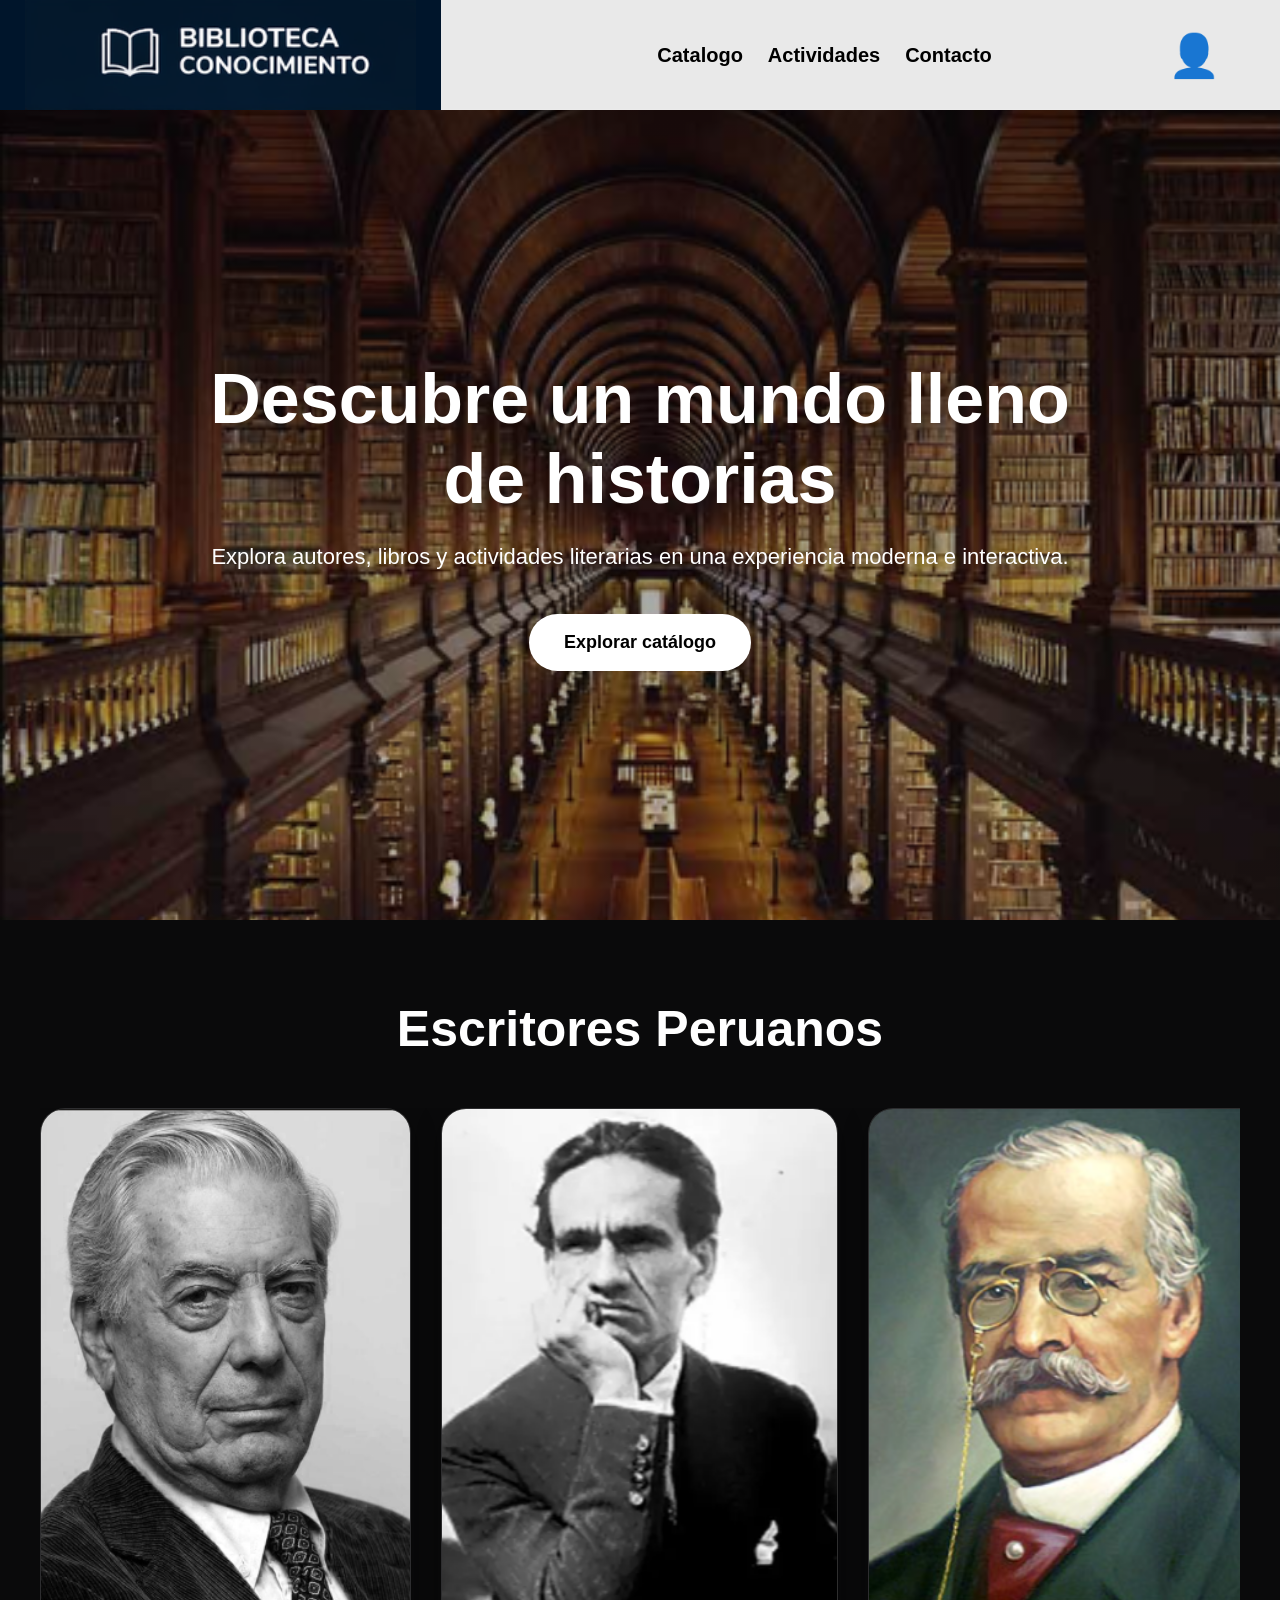
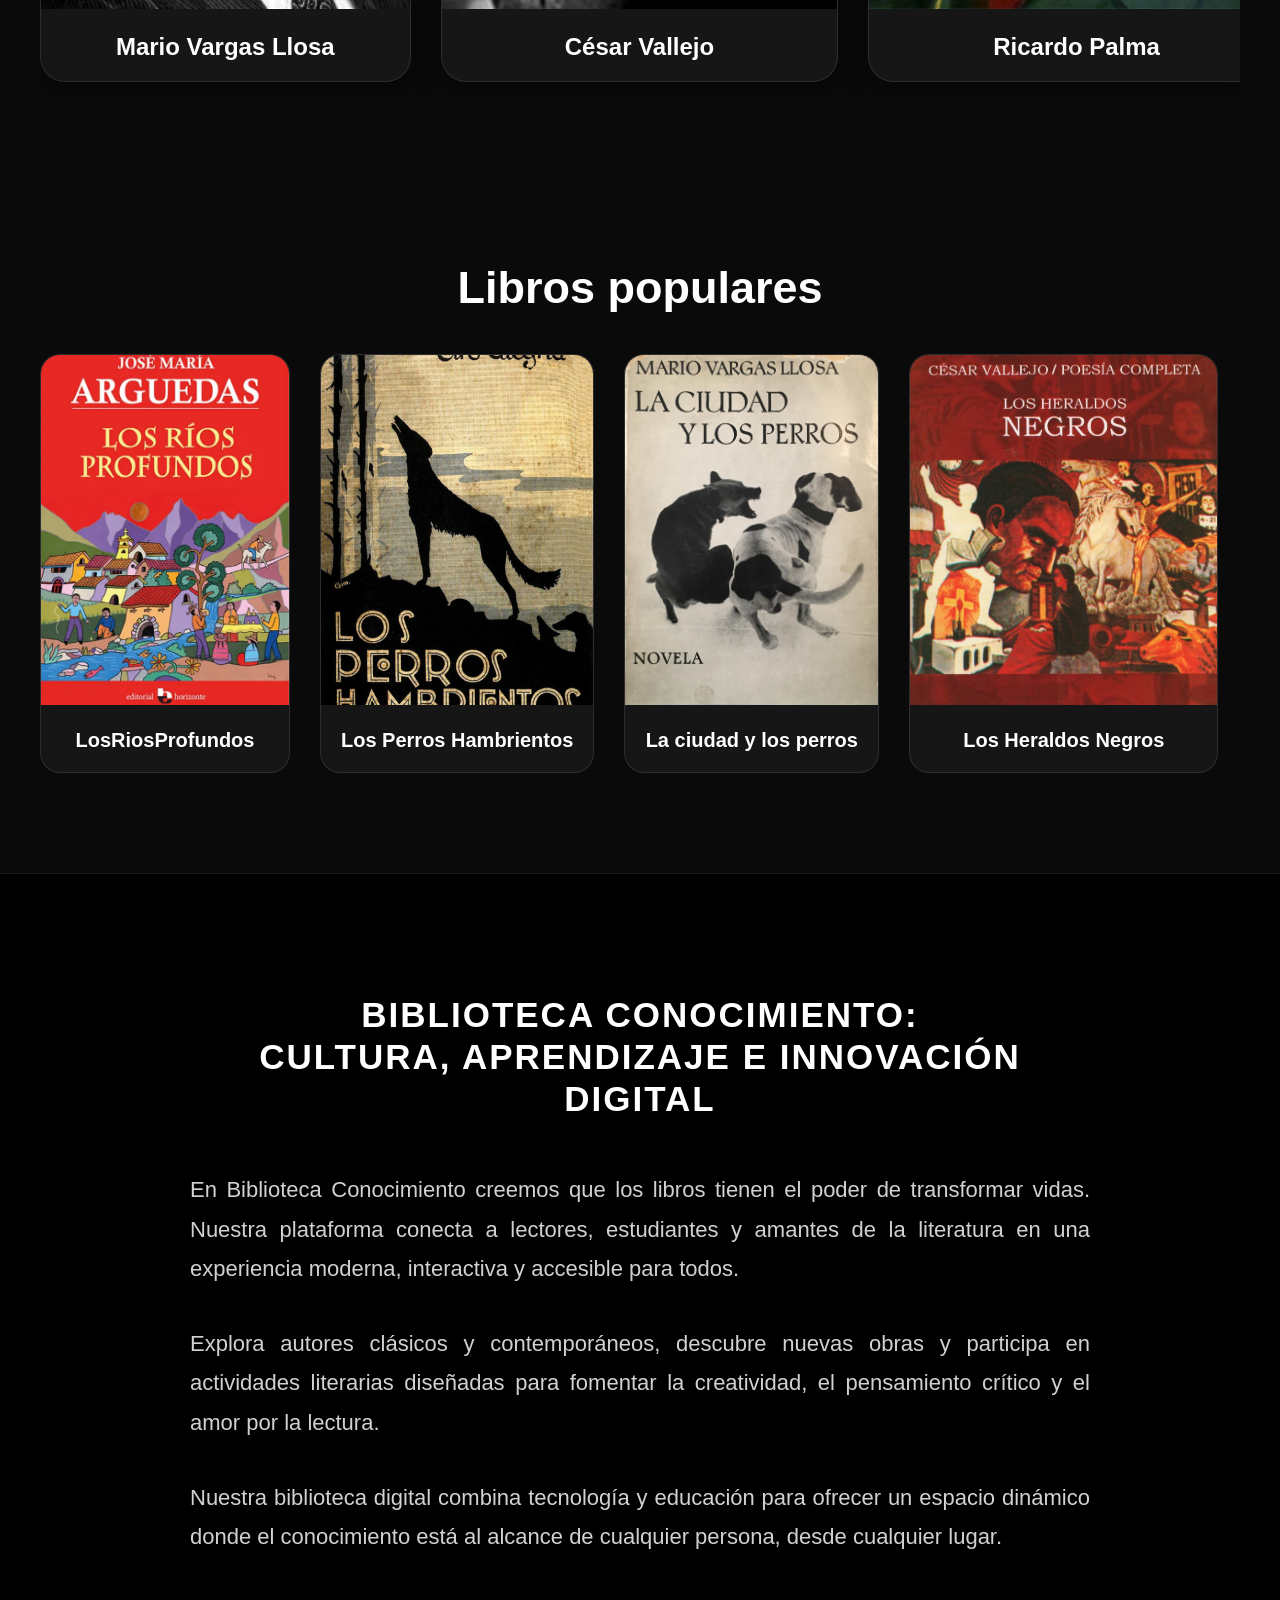
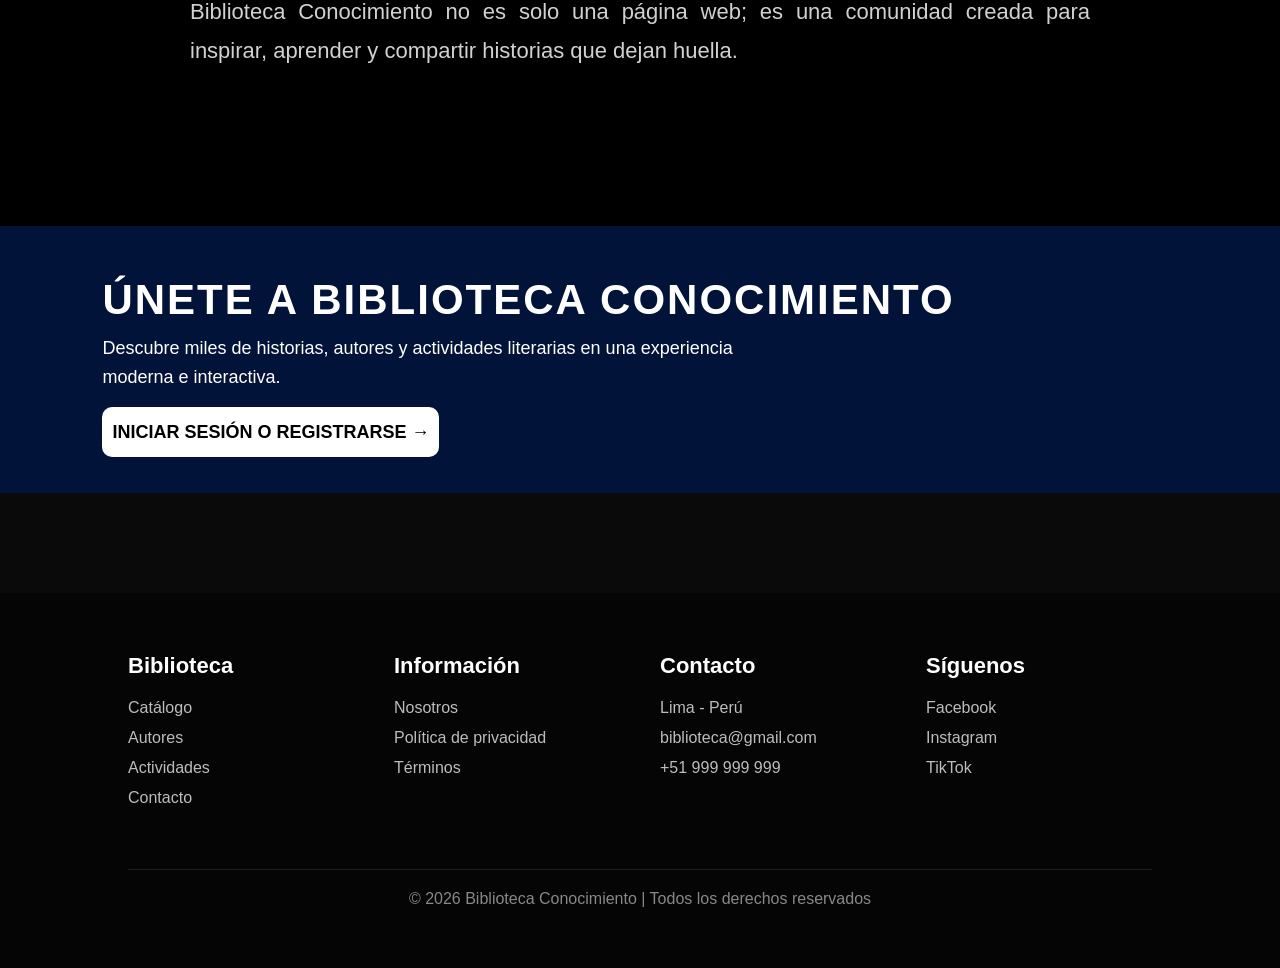
<file: index.html>
<!DOCTYPE html>
<html lang="en">
<head>
    <meta charset="UTF-8">
    <meta name="viewport" content="width=device-width, initial-scale=1.0">
    <link rel="stylesheet" href="PCss/stilo.css">
    <title>Encabezado responsive</title>
</head>
<body>
    <header>
         <div class="logo">
        <img src="Imagenes/Logo/biblio.png" alt="Logo de la compañia">
        <h2 class="nombre-empresa"></h2>
    </div>

    <button class="menu-toggle" id="menu-toggle">
        ☰
    </button>

    <nav class="nav" id="nav-menu">
        <a href="./Catalago.html" class="nav-link">Catalogo</a>
        <a href="./Actividades.html" class="nav-link">Actividades</a>
        <a href="./Contacto.html"class = "nav-link">Contacto</a>
    </nav>
        
    </div>

    <div class="login-container">

        <div class="login-icon">
            👤
        </div>

        <div class="login-menu" id="loginMenu">
          <a href="/login.html">Iniciar sesión</a>
          <a href="/login.html">Registrarte</a>
        </div>

    </div>

    </header>
    <section class="hero">

    <div class="hero-contenido">

        <h1>Descubre un mundo lleno de historias</h1>

        <p>
            Explora autores, libros y actividades literarias en una experiencia moderna e interactiva.
        </p>

        <div class="hero-botones">
            <button class="btn-explorar">Explorar catálogo</button>
        </div>

    </div>

</section>
   <section class="escritores">

    <h2>Escritores Peruanos</h2>

    <div class="slider-autores">

        <div class="autor-card">
            <img src="Imagenes/Autores/mario_vargas_llosa.png" alt="Mario Vargas Llosa">
            <h3>Mario Vargas Llosa</h3>
        </div>

        <div class="autor-card">
            <img src="Imagenes/Autores/CesarVallejo.png" alt="César Vallejo">
            <h3>César Vallejo</h3>
        </div>
        <div class="autor-card">
            <img src="Imagenes/Autores/RicardoPalma.png" alt="Ricardo Palma">
            <h3>Ricardo Palma</h3>
        </div>

        <div class="autor-card">
            <img src="Imagenes/Autores/jose_maria_arguedas.png" alt="José María Arguedas">
            <h3>José María Arguedas</h3>
        </div>

        <div class="autor-card">
            <img src="Imagenes/Autores/Ciro_alegria.png" alt="Ciro Alegría">
            <h3>Ciro Alegría</h3>
        </div>

    </div>

</section>
<section class="libros-populares">

    <h2>Libros populares</h2>

    <div class="slider-libros">

        <div class="libro-card">
            <img src="Imagenes/Libros/LosRiosProfundos.png" alt="Los Rios Profundos">
            <h3>LosRiosProfundos</h3>
        </div>

        <div class="libro-card">
            <img src="Imagenes/Libros/LosPerrosHambrientos.png" alt="Los Perros Hambrientos">
            <h3>Los Perros Hambrientos</h3>
        </div>

        <div class="libro-card">
            <img src="Imagenes/Libros/LaCiudadyLosPerros.png" alt="La Ciudad y LosPerros">
            <h3>La ciudad y los perros </h3>
        </div>
         <div class="libro-card">
            <img src="Imagenes/Libros/LosHeraldosNegros.png" alt="Los Heraldos Negros">
            <h3>Los Heraldos Negros</h3>
        </div>

        <div class="libro-card">
            <img src="Imagenes/Libros/TradicionesPeruanas.png" alt="Tradiciones Peruanas">
            <h3>Tradiciones Peruanas</h3>
        </div>

    </div>

</section>

    <script src="./main.js"></script>
    <section class="info-biblioteca">

    <div class="contenido-info">

        <h2>
            BIBLIOTECA CONOCIMIENTO:
            <br>
            CULTURA, APRENDIZAJE E INNOVACIÓN DIGITAL
        </h2>

        <p>
            En Biblioteca Conocimiento creemos que los libros tienen el poder
            de transformar vidas. Nuestra plataforma conecta a lectores,
            estudiantes y amantes de la literatura en una experiencia moderna,
            interactiva y accesible para todos.
        </p>

        <p>
            Explora autores clásicos y contemporáneos, descubre nuevas obras
            y participa en actividades literarias diseñadas para fomentar la
            creatividad, el pensamiento crítico y el amor por la lectura.
        </p>

        <p>
            Nuestra biblioteca digital combina tecnología y educación para
            ofrecer un espacio dinámico donde el conocimiento está al alcance
            de cualquier persona, desde cualquier lugar.
        </p>

        <p>
            Biblioteca Conocimiento no es solo una página web; es una comunidad
            creada para inspirar, aprender y compartir historias que dejan huella.
        </p>

    </div>

</section>

<section class="franja-biblioteca">

    <div class="franja-texto">
        <h2>ÚNETE A BIBLIOTECA CONOCIMIENTO</h2>
        <p>
            Descubre miles de historias, autores y actividades literarias 
            en una experiencia moderna e interactiva.
        </p>
    </div>

    <div class="franja-boton">
        <a href="login.html">INICIAR SESIÓN O REGISTRARSE →</a>
    </div>

</section>
    

<footer class="footer">

    <div class="footer-contenido">

        <div class="footer-seccion">
            <h3>Biblioteca</h3>
            <a href="">Catálogo</a>
            <a href="">Autores</a>
            <a href="">Actividades</a>
            <a href="">Contacto</a>
        </div>

        <div class="footer-seccion">
            <h3>Información</h3>
            <a href="">Nosotros</a>
            <a href="">Política de privacidad</a>
            <a href="">Términos</a>
        </div>

        <div class="footer-seccion">
            <h3>Contacto</h3>
            <p>Lima - Perú</p>
            <p>biblioteca@gmail.com</p>
            <p>+51 999 999 999</p>
        </div>

        <div class="footer-seccion">
            <h3>Síguenos</h3>
            <div class="redes">
                <a href="">Facebook</a>
                <a href="">Instagram</a>
                <a href="">TikTok</a>
            </div>
        </div>

    </div>

    <div class="footer-bottom">
        © 2026 Biblioteca Conocimiento | Todos los derechos reservados
    </div>

</footer>
</body>
</html>
</file>
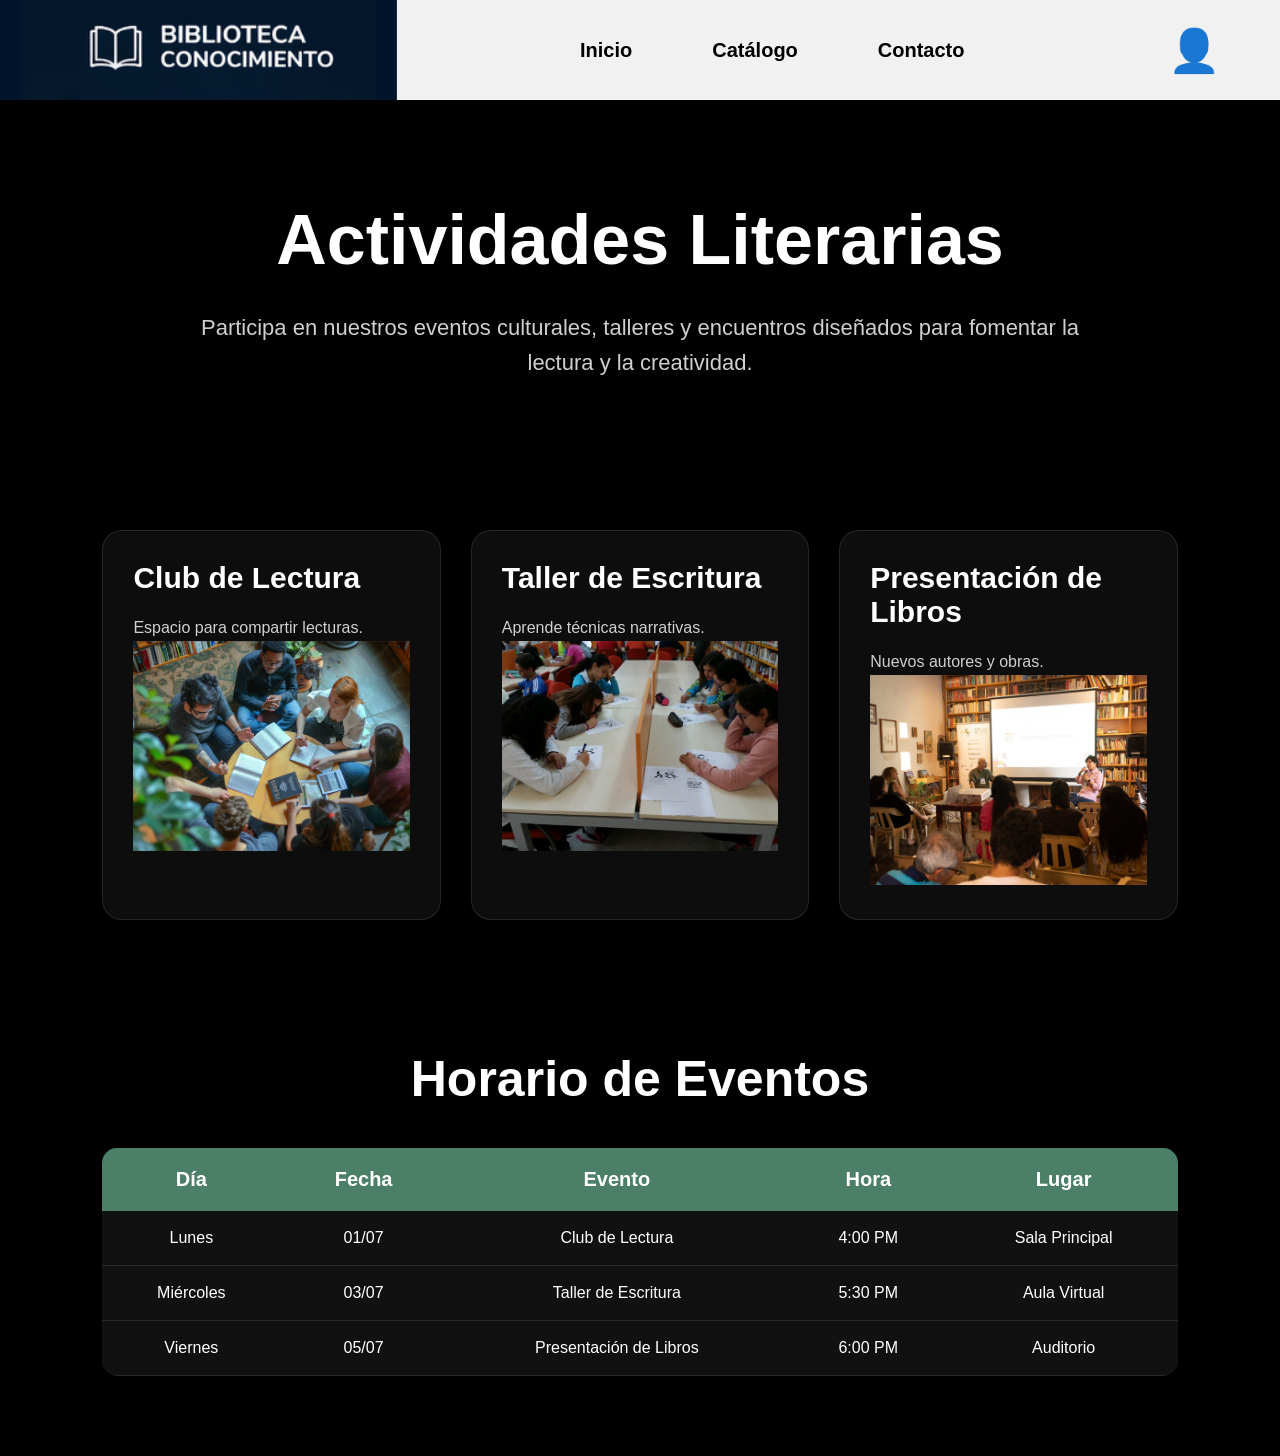
<file: Actividades.html>
<!DOCTYPE html>
<html lang="es">
<head>
    <meta charset="UTF-8">
    <meta name="viewport" content="width=device-width, initial-scale=1.0">
    <title>Actividades | Biblioteca Conocimiento</title>
    <link rel="stylesheet" href="./PCss/Actividades.css">
</head>

<body>

<header>

    <div class="logo">
        <img src="./Imagenes/Logo/biblio.png" alt="Biblioteca Conocimiento">
    </div>

    <button class="menu-toggle" id="menu-toggle">
        ☰
    </button>

    <nav class="nav" id="nav-menu">
        <a href="./index.html">Inicio</a>
        <a href="./Catalago.html">Catálogo</a>
        <a href="./Contacto.html">Contacto</a>
    </nav>

    <div class="login-container">

        <div class="login-icon">
            👤
        </div>

       <div id="loginMenu" class="login-menu">
       <a href="./login.html">Iniciar sesión</a>
       <a href="./registro.html">Registrarte</a>

</div>

    </div>

</header>

<section id="panelAdmin" class="panel-admin" style="display:none;">

    <div class="admin-panel">

    <div class="admin-header">

        <div class="admin-icono">📅</div>

        <div class="admin-info">
            <h2>Panel de Actividades</h2>
            <p>Administrador</p>
        </div>

    </div>

    <div class="admin-botones">

        <button id="btnAgregar">➕ Agregar</button>

    </div>

</div>

</section>
<div id="modalOpciones" class="modal-opciones">
    <div class="opciones-box">

        <span id="cerrarOpciones">✖</span>

        <h2>¿Qué deseas agregar?</h2>

        <button id="btnNuevaActividad">📚 Actividad</button>
        <button id="btnNuevoEvento">🗓 Evento</button>

    </div>
</div>

<div id="modalActividad" class="modal">
    <div class="modal-box">
        <span id="cerrarActividad">✖</span>

        <h2>📚 Agregar Actividad</h2>

        <form id="formActividad">
            <input type="text" id="nombreActividad" placeholder="Nombre de actividad">
            <textarea id="descripcionActividad" placeholder="Descripción"></textarea>
            <input type="file" id="imagenActividad">
            <img id="previewActividad" style="display:none;">
            <button type="submit">Guardar Actividad</button>
        </form>
    </div>
</div>

<div id="modalEvento" class="modal">
    <div class="modal-box">
        <span id="cerrarEvento">✖</span>

        <h2>🗓 Agregar Evento</h2>

        <form id="formEvento">
            <select id="diaEvento">
                <option>Lunes</option>
                <option>Martes</option>
                <option>Miércoles</option>
                <option>Jueves</option>
                <option>Viernes</option>
                <option>Sábado</option>
                <option>Domingo</option>
            </select>

            <input type="text" id="fechaEvento" placeholder="01/07">

            <select id="actividadEvento"></select>

            <select id="horaEvento">
                <option>8:00 AM</option>
                <option>9:00 AM</option>
                <option>10:00 AM</option>
                <option>11:00 AM</option>
                <option>12:00 PM</option>
                <option>1:00 PM</option>
                <option>2:00 PM</option>
                <option>3:00 PM</option>
                <option>4:00 PM</option>
                <option>5:00 PM</option>
                <option>6:00 PM</option>
                <option>7:00 PM</option>
                <option>8:00 PM</option>
                <option>9:00 PM</option>
            </select>

            <select id="lugarEvento"></select>
            <button type="submit">Guardar Evento</button>
        </form>
    </div>
</div>
<section class="hero-actividades">

    <h1>Actividades Literarias</h1>

    <p>
        Participa en nuestros eventos culturales, talleres y encuentros
        diseñados para fomentar la lectura y la creatividad.
    </p>

</section>
<section id="contenedor-actividades" class="eventos">
</section>



<section class="tabla-eventos">

    <h2>Horario de Eventos</h2>

  <table id="tablaEventos">

    <tr>
        <th>Día</th>
        <th>Fecha</th>
        <th>Evento</th>
        <th>Hora</th>
        <th>Lugar</th>
        <th id="colAccion" style="display:none;">Acción</th>
    </tr>

</table>

</section>

<script src="./actividades.js"></script>
<script src="./main.js"></script>


</body>

</html>
</file>
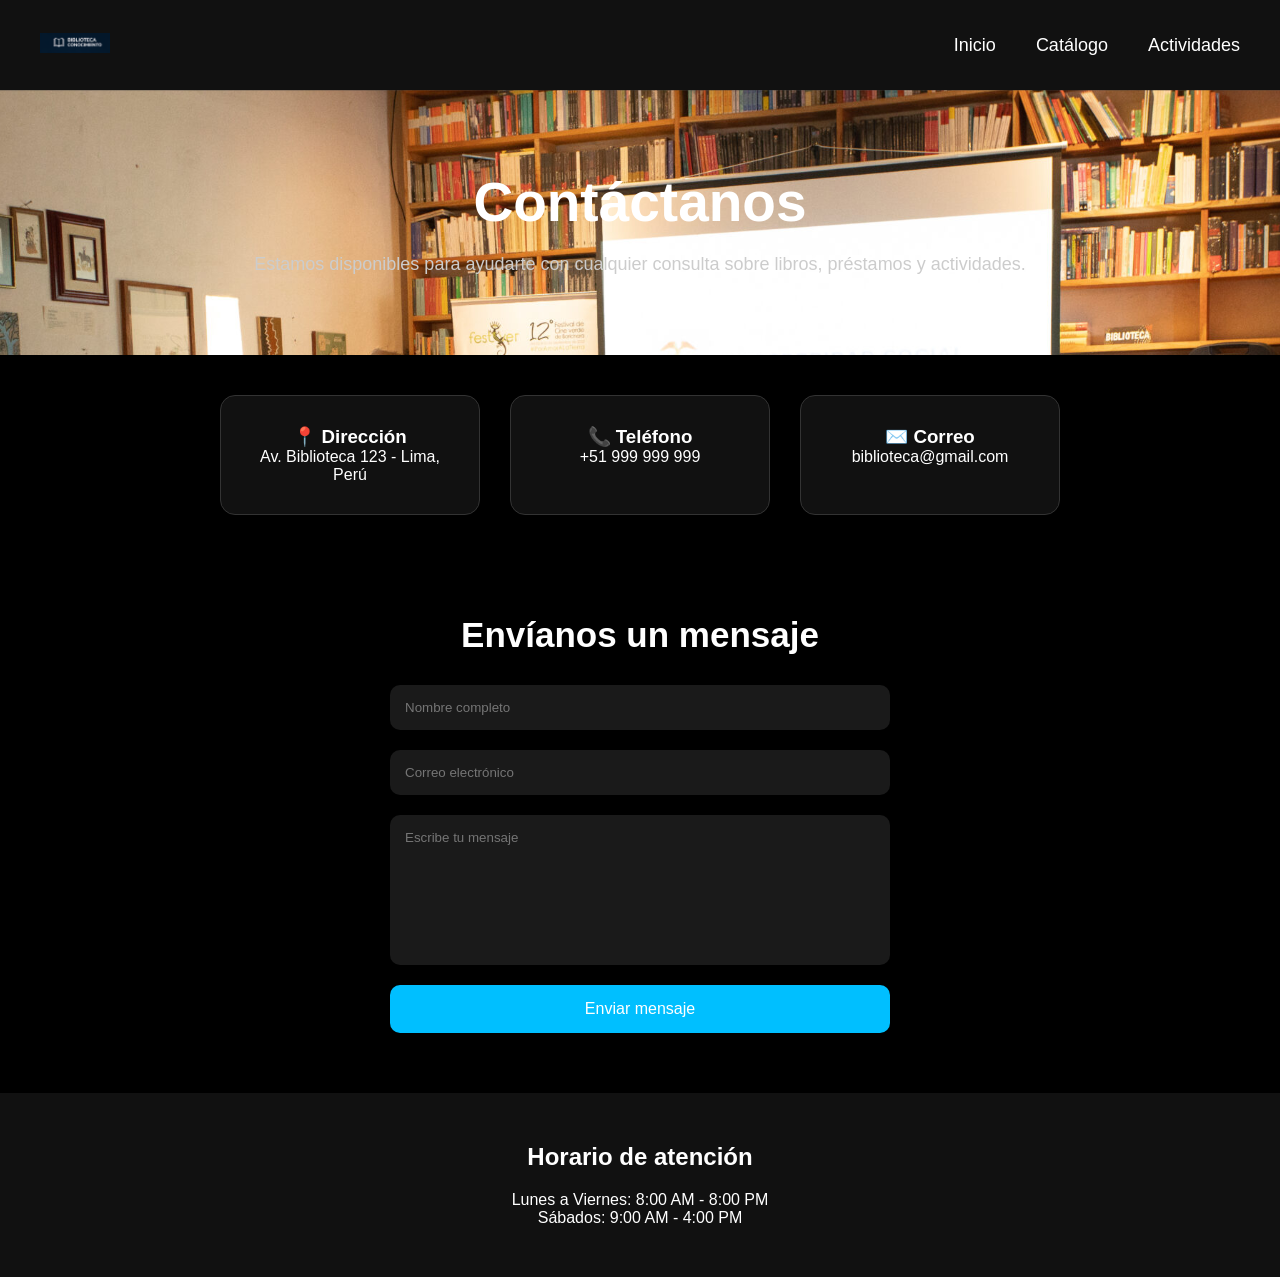
<file: Contacto.html>
<!DOCTYPE html>
<html lang="es">

<head>

    <meta charset="UTF-8">
    <meta name="viewport" content="width=device-width, initial-scale=1.0">

    <title>Contacto</title>

    <link rel="stylesheet" href="./PCss/Contacto.css">

</head>

<body>

    <header>

        <div class="logo">

            <img src="./Imagenes/Logo/biblio.png" alt="Logo Biblioteca">

        </div>

        <button class="menu-toggle" id="menu-toggle">
            ☰
        </button>

        <nav class="nav" id="nav-menu">

            <a href="./index.html">Inicio</a>

            <a href="./Catalago.html">Catálogo</a>

            <a href="./Actividades.html">Actividades</a>


        </nav>

    </header>

    <section class="contacto-hero">

        <h1>Contáctanos</h1>

        <p>
            Estamos disponibles para ayudarte con cualquier consulta
            sobre libros, préstamos y actividades.
        </p>

    </section>

    <section class="info-contacto">

        <div class="card-contacto">

            <h3>📍 Dirección</h3>

            <p>Av. Biblioteca 123 - Lima, Perú</p>

        </div>

        <div class="card-contacto">

            <h3>📞 Teléfono</h3>

            <p>+51 999 999 999</p>

        </div>

        <div class="card-contacto">

            <h3>✉️ Correo</h3>

            <p>biblioteca@gmail.com</p>

        </div>

    </section>

    <section class="formulario-contacto">

        <h2>Envíanos un mensaje</h2>

        <form>

            <input type="text"
                   placeholder="Nombre completo"
                   required>

            <input type="email"
                   placeholder="Correo electrónico"
                   required>

            <textarea placeholder="Escribe tu mensaje"></textarea>

            <button type="submit">
                Enviar mensaje
            </button>

        </form>

    </section>

    <section class="horario">

        <h2>Horario de atención</h2>

        <p>Lunes a Viernes: 8:00 AM - 8:00 PM</p>

        <p>Sábados: 9:00 AM - 4:00 PM</p>

    </section>

    <!-- SCRIPT -->
    <script src="./main.js"></script>

</body>

</html>
</file>
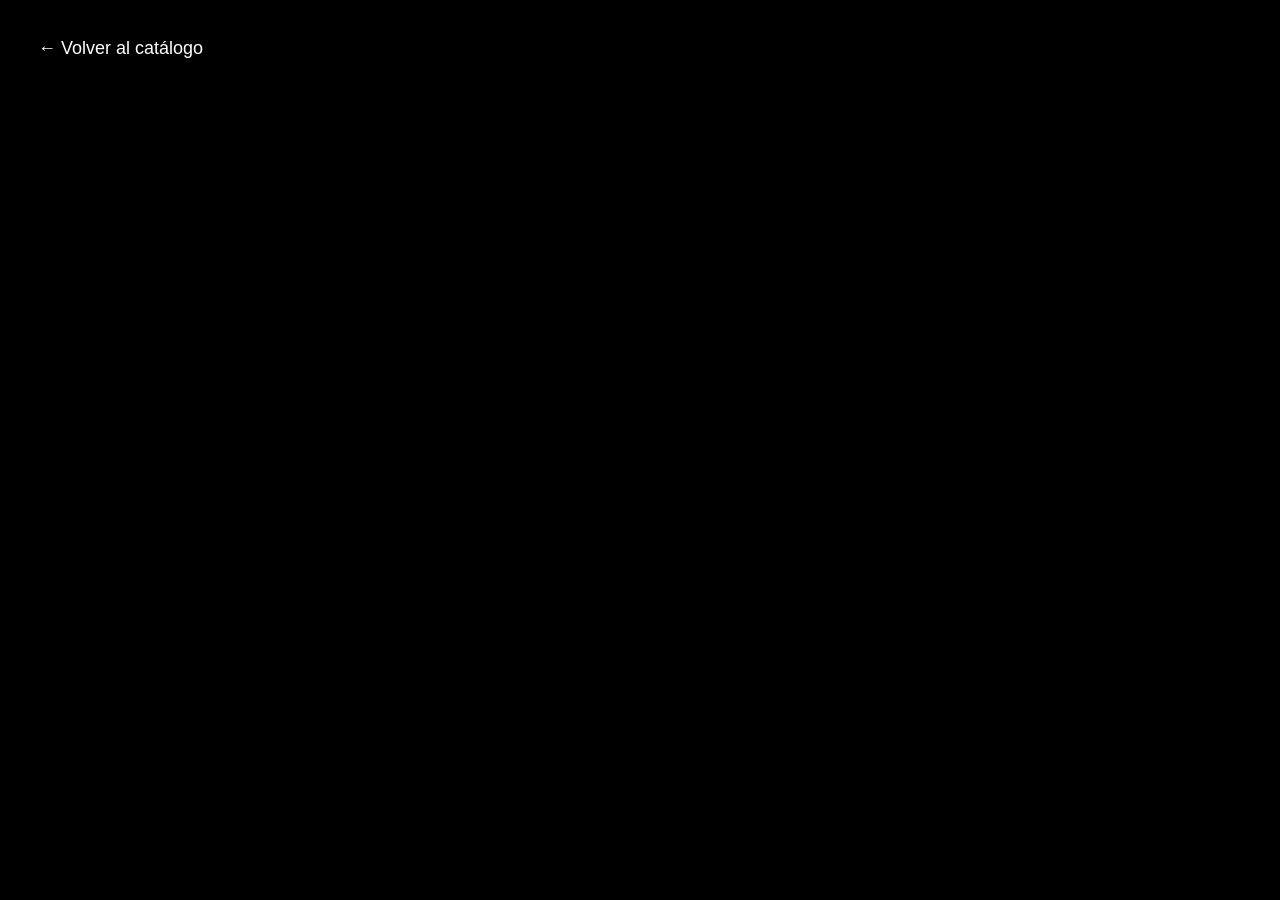
<file: Libro.html>
<!DOCTYPE html>
<html lang="es">
<head>
    <meta charset="UTF-8">
    <meta name="viewport" content="width=device-width, initial-scale=1.0">
    <title>Detalle del Libro</title>

    <link rel="stylesheet" href="PCss/Libro.css">
</head>
<body>

    <a href="Catalago.html" class="volver">
        ← Volver al catálogo
    </a>

    <div id="detalle-libro">

    </div>

    <script src="./Libros.js"></script>
    <script src="./Libro.js"></script>

</body>
</html>
</file>
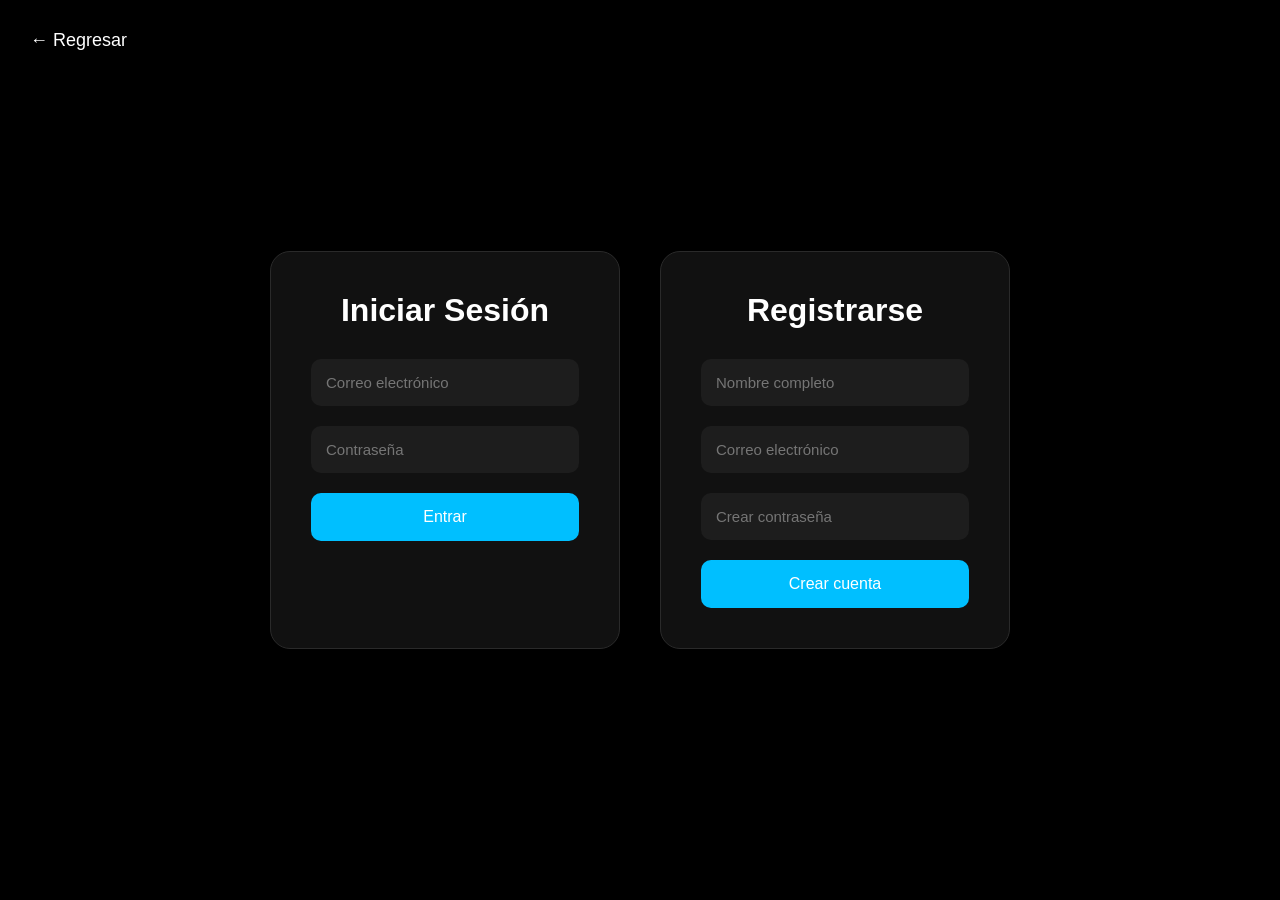
<file: login.html>
<!DOCTYPE html>
<html lang="es">

<head>

    <meta charset="UTF-8">

    <meta name="viewport"
          content="width=device-width, initial-scale=1.0">

    <title>Login Biblioteca</title>

    <link rel="stylesheet" href="PCss/login.css">

</head>

<body>


    <a href="index.html" class="volver">

        ← Regresar

    </a>

    <div class="contenedor-login">


        <div class="card-login">

            <h1>Iniciar Sesión</h1>

            <form id="formLogin">

    <input
        type="email"
        id="correoLogin"
        placeholder="Correo electrónico"
        required>

    <input
        type="password"
        id="passwordLogin"
        placeholder="Contraseña"
        required>

    <button type="submit">

        Entrar

    </button>



            </form>

        </div>

        <div class="card-login">

            <h1>Registrarse</h1>

            <form id="formRegistro">

    <input
        type="text"
        id="nombreRegistro"
        placeholder="Nombre completo"
        required>

    <input
        type="email"
        id="correoRegistro"
        placeholder="Correo electrónico"
        required>

    <input
        type="password"
        id="passwordRegistro"
        placeholder="Crear contraseña"
        required>

    <button type="submit">

        Crear cuenta

    </button>

</form>

        </div>

    </div>
    <script src="./login.js"></script>

</body>

</html>
</file>
<file: PCss/stilo.css>
*{
    margin: 0;
    padding: 0;
    box-sizing: border-box;
}
body{

    background: rgb(10, 10, 11);

    font-family: sans-serif;

    overflow-x: hidden;
}

header{
    display:flex;
    align-items:stretch; /* importante */
    justify-content:space-between;
    height:110px;
    background:#e9e9e9;
}

/* LOGO */
.logo{
    background:#00152b;
    height:100%;
    min-height:110px;
    display:flex;
    align-items:center;
    justify-content:center;
    padding:0 25px;
}

.logo img{
    height:100%;
    width:auto;
    object-fit:contain;
}

.logo img{
    height:100%;
    width:auto;
}

/* BUSCADOR */
.buscador{
    flex:1;
    display:flex;
    align-items:center;
    gap:10px;
    max-width:450px;
}

.buscador input{
    width:100%;
    padding:12px 20px;
    border-radius:30px;
    border:1px solid #ccc;
}

.buscador button{
    border:none;
    border-radius:50%;
    padding:10px;
    cursor:pointer;
}

/* MENU */
.nav{
    display:flex;
    gap:50px;
    margin-left:60px;
}

.nav-link{
    text-decoration:none;
    color:black;
    font-weight:bold;
}

/* LOGIN */
.login-container{
    display:flex;
    align-items:center;
}

.login-icon{
    font-size:35px;
    cursor:pointer;
}

/* HAMBURGUESA */
.menu-toggle{
    display:none;
}

@media(max-width:768px){

    header{
        flex-wrap:nowrap;
        padding:10px;
        height:auto;
        gap:10px;
    }

    .logo{
        width:140px;
        height:70px;
    }

    .logo img{
        width:100%;
        height:100%;
        object-fit:contain;
    }

    .buscador{
        flex:1;
        max-width:none;
    }

    .buscador input{
        width:100%;
        font-size:14px;
        padding:10px 15px;
    }

    .menu-toggle{
        display:block;
        font-size:32px;
        border:none;
        background:none;
        cursor:pointer;
    }

    .nav{
        display:none;
        position:absolute;
        top:80px;
        right:10px;
        background:white;
        flex-direction:column;
        padding:20px;
        border-radius:10px;
        z-index:999;
    }

    .nav.active{
        display:flex;
    }

    .login-icon{
        font-size:30px;
    }
}


header{
    display: flex;
    justify-content: space-between;
    align-items: center;
    background-color: #e9e9e9;
    height: 110px;
    padding: 0;
    flex-wrap: wrap;
    border-bottom: 1px solid rgba(255,255,255,0.1);
    box-shadow: 0 2px 20px rgba(0,0,0,0.15);
}




.logo img{
    height: 100%;
    width: auto;
    object-fit: cover;
    display: block;
    transition: transform 0.4s ease;
}
.logo img:hover{
    transform: scale(0.95);
}
.nav{

    display: flex;

    gap: 25px;

    flex-wrap: cente;
}

.nav-link{
    text-decoration: none;
    color: black;
    font-size: 20px;
    font-weight: bold;
}
.buscador{

    display: flex;

    align-items: center;

    gap: 10px;
}

.buscador input{

    background: rgba(236, 238, 241, 0.512);

    border: 1px solid rgba(38, 9, 9, 0.2);

    backdrop-filter: blur(10px);

    border-radius: 30px;

    padding: 10px 20px;

    color: black;

    outline: none;
}
.buscador button{

    border-radius: 50%;

    border: none;

    padding: 10px;

    cursor: pointer;
}


.escritores{

    padding: 80px 40px;
}

.escritores h2{

    color: white;

    text-align: center;

    font-size: 50px;

    margin-bottom: 50px;
}
.slider-autores{

    display: flex;

    gap: 30px;

    overflow-x: auto;

    scroll-behavior: smooth;

    padding-bottom: 20px;
}
.slider-autores::-webkit-scrollbar{
    height: 10px;
}

.slider-autores::-webkit-scrollbar-thumb{

    background: rgba(255,255,255,0.2);

    border-radius: 20px;
}
.autor-card{

    min-width: 320px;

    background: rgba(255,255,255,0.05);

    backdrop-filter: blur(10px);

    border: 1px solid rgba(255,255,255,0.1);

    border-radius: 25px;

    overflow: hidden;

    transition: 0.5s;

    flex-shrink: 0;

    box-shadow: 0 8px 25px rgba(0,0,0,0.4);
}
.autor-card:hover{

    transform: scale(1.05);

    box-shadow: 0 12px 35px rgba(255,255,255,0.15);
}


.autor-card img{

    width: 100%;

    height: 500px;

    object-fit: cover;

    transition: 0.8s;
}

.autor-card:hover img{
    transform: scale(1.1);
}

.autor-card h3{

    color: white;

    text-align: center;

    padding: 20px;

    font-size: 24px;
}



@media(max-width:768px){

    .escritores h2{
        font-size: 35px;
    }

    .autor-card{
      min-width: 200px;
    }
}
.login-icon{
    font-size: 30px;
    cursor: pointer;
    color: black;
}



.login-menu{

    position: absolute;

    top: 45px;

    right: 0;

    background: rgba(241, 241, 244, 0.604);

    backdrop-filter: blur(15px);

    border: 1px solid rgba(238, 231, 231, 0.2);

    border-radius: 15px;

    box-shadow: 0 8px 32px rgba(252, 251, 251, 0.3);

    display: flex;

    flex-direction: column;

    min-width: 200px;

 opacity: 0;

    visibility: hidden;

    transition: 0.4s;
}

.login-menu a{

    color: rgb(91, 89, 89);

    padding: 15px;

    text-decoration: none;

    font-weight: bold;

    transition: 0.3s;
}

.login-menu a:hover{

    background: rgba(255,255,255,0.1);

    border-radius: 10px;
}


.login-container:hover .login-menu{

    opacity: 1;

    visibility: visible;
}
.login-container .login-icon{
    font-size: 42px; 
    margin-left: 20px;
    margin-right: 60px;
    cursor: pointer;
}
.hero{

    height: 90vh;

    background:
    linear-gradient(rgba(0,0,0,0.5), rgba(0,0,0,0.2)),
    url('../Imagenes/Logo/biblioteca.png');

    background-size: cover;

    background-position: center;

    display: flex;

    justify-content: center;

    align-items: center;

    text-align: center;

    padding: 20px;
}
.hero-contenido{

    max-width: 900px;
}

.hero h1{

    color: white;

    font-size: 70px;

    margin-bottom: 20px;

    animation: aparecer 1.5s ease;
}
.hero p{

    color: white;

    font-size: 22px;

    line-height: 1.6;

    margin-bottom: 40px;

    animation: aparecer 2s ease;
}

.hero-botones{

    display: flex;

    justify-content: center;

    gap: 20px;

    flex-wrap: wrap;
}
.hero button{

    padding: 18px 35px;

    border: none;

    border-radius: 50px;

    font-size: 18px;

    font-weight: bold;

    cursor: pointer;

    transition: 0.4s;
}

.btn-explorar{

    background-color: white;

    color: black;
}
.btn-explorar:hover{

    background-color: #3600b3;

    color: white;

    transform: scale(1.08);
}


@keyframes aparecer{

    from{
        opacity: 0;
        transform: translateY(40px);
    }

    to{
        opacity: 1;
        transform: translateY(0px);
    }
}
@media(max-width: 768px){

    .hero h1{
        font-size: 45px;
    }

    .hero p{
        font-size: 18px;
    }

    .hero{
        height: 70vh;
    }
}
.libros-populares{

    padding: 80px 40px;
}

.libros-populares h2{

    color: white;

    font-size: 45px;

    margin-bottom: 40px;

    text-align: center;
}
.slider-libros{

    display: flex;

    gap: 30px;

    overflow-x: auto;

    scroll-behavior: smooth;

    padding-bottom: 20px;
}



.slider-libros::-webkit-scrollbar{
    height: 10px;
}
.slider-libros::-webkit-scrollbar-thumb{

    background: rgba(255,255,255,0.2);

    border-radius: 20px;
}


.libro-card{

    min-width: 250px;

    background: rgba(255,255,255,0.05);

    backdrop-filter: blur(10px);

    border: 1px solid rgba(255,255,255,0.1);

    border-radius: 20px;

    overflow: hidden;
 transition: 0.5s;

    flex-shrink: 0;
}

.libro-card:hover{

    transform: scale(1.05);

    box-shadow: 0 10px 30px rgba(255,255,255,0.15);
}


.libro-card img{

    width: 100%;

    height: 350px;

    object-fit: cover;
}
.libro-card h3{

    color: white;

    text-align: center;

    padding: 20px;

    font-size: 20px;
}


@media(max-width:768px){

    .libros-populares h2{
        font-size: 35px;
    }

    .libro-card{
        min-width: 200px;
    }
}

.info-biblioteca{
    border-top: 1px solid rgba(255,255,255,0.1);
    background-color: #000;
    color: white;
    padding: 120px 10%;
    display: flex;
    justify-content: center;
}

.contenido-info{
    max-width: 900px;
}

.contenido-info h2{
    font-size: 35px;
    text-align: center;
    margin-bottom: 50px;
    line-height: 1.2;
    font-weight: bold;
    letter-spacing: 2px;
}

.contenido-info p{
    font-size: 22px;
    line-height: 1.8;
    color: #d1d1d1;
    margin-bottom: 35px;
    text-align: justify;
}

@media(max-width:768px){

    .contenido-info h2{
        font-size: 34px;
    }

    .contenido-info p{
        font-size: 18px;
    }

    .info-biblioteca{
        padding: 80px 7%;
    }

}

.franja-biblioteca{
    background: #011339;
    padding: 50px 8%;
    display: flex;
    justify-content: space-between;
    align-items: center;
    flex-wrap: wrap;
    gap: 30px;
}

.franja-texto h2{
    color: white;
    font-size: 42px;
    letter-spacing: 2px;
    margin-bottom: 10px;
}

.franja-texto p{
    color: white;
    font-size: 18px;
    max-width: 700px;
    line-height: 1.6;
}

.franja-boton a{
    background: white;
    color: black;
    text-decoration: none;
    padding: 15px 10px;
    font-size: 18px;
    font-weight: bold;
    transition: 0.3s;
    border-radius: 10px;
}

.franja-boton a:hover{
    background: black;
    color: white;
}
@media(max-width: 768px){

    .franja-biblioteca{
        flex-direction: column;
        text-align: center;
    }

    .franja-texto h2{
        font-size: 28px;
    }

    .franja-texto p{
        font-size: 16px;
    }

}



.footer{
    background-color: #050505;
    color: white;
    padding: 60px 10%;
    margin-top: 100px;
}

.footer-contenido{
    display: grid;
    grid-template-columns: repeat(auto-fit,minmax(220px,1fr));
    gap: 40px;
}

.footer-seccion h3{
    margin-bottom: 20px;
    font-size: 22px;
}

.footer-seccion a,
.footer-seccion p{
    display: block;
    color: #bdbdbd;
    text-decoration: none;
    margin-bottom: 12px;
    transition: 0.3s;
}

.footer-seccion a:hover{
    color: white;
    transform: translateX(5px);
}

.footer-bottom{
    border-top: 1px solid rgba(255,255,255,0.1);
    margin-top: 50px;
    padding-top: 20px;
    text-align: center;
    color: #888;
}
.menu-toggle {
    display: none;
    font-size: 32px;
    background: none;
    border: none;
    cursor: pointer;
    margin-right: 20px;
}


@media (max-width:768px){

    header{
        display:flex;
        justify-content:space-between;
        align-items:center;
        padding:15px;
        height:auto;
        flex-wrap:wrap;
    }

    .logo{
        flex:1;
        padding:0 10px;
    }

    .logo img{
        width:180px;
        height:auto;
    }

    .menu-toggle{
        display:block;
        font-size:32px;
        border:none;
        background:none;
        cursor:pointer;
    }

    .nav{
        display:none;
        width:100%;
        flex-direction:column;
        background:#fff;
        padding:20px;
        gap:20px;
        text-align:center;
    }

    .nav.active{
        display:flex;
    }

    .buscador{
        width:100%;
        order:4;
        margin-top:10px;
        justify-content:center;
    }

    .buscador input{
        width:90%;
    }

    .login-container{
        margin-left:auto;
    }
}
</file>
<file: PCss/Actividades.css>
*{
    margin: 0;
    padding: 0;
    box-sizing: border-box;
}

body{
    background: black;
    color: white;
    font-family: sans-serif;
}

header{
    display: flex;
    justify-content: space-between;
    align-items: center;
    background: #f1f1f1;
    padding: 0;
    height: 100px;
}
.logo{
    height: 100%;
    display: flex;
    align-items: center;
    background-color: #00152b; 
    padding: 0 20px;
    border-right: 1px solid rgba(255,255,255,0.08);
}
.logo img{
    height: 100%;
    width: auto;
    object-fit: cover;
    display: block;
    transition: transform 0.4s ease;
}
.logo img:hover{
    transform: scale(0.95);
}
.login-menu{

    position: absolute;

    top: 45px;

    right: 0;

    background: rgba(234, 234, 236, 0.604);

    backdrop-filter: blur(15px);

    border: 1px solid rgba(33, 30, 30, 0.2);

    border-radius: 15px;

    box-shadow: 0 8px 32px rgba(98, 76, 239, 0.3);

    display: flex;

    flex-direction: column;

    min-width: 200px;

    opacity: 0;

    visibility: hidden;

    transition: 0.4s;
}

.login-menu span{
    display: block;
    color: #111;   /* negro */
    font-weight: bold;
    padding: 12px 18px;
}

.login-menu a{

    color: rgb(26, 23, 23);

    padding: 15px;

    text-decoration: none;

    font-weight: bold;

    transition: 0.3s;
}

.login-menu a:hover{

    background: rgba(255,255,255,0.1);

    border-radius: 10px;
}
/* MOSTRAR MENÚ */

.login-container:hover .login-menu{

    opacity: 1;

    visibility: visible;
}
.login-container .login-icon{
    font-size: 42px; 
    margin-left: 20px;
    margin-right: 60px;
    cursor: pointer;
}
.buscador{

    display: flex;

    align-items: center;

    gap: 10px;
}

.buscador input{

    background: rgba(236, 238, 241, 0.512);

    border: 1px solid rgba(38, 9, 9, 0.2);

    backdrop-filter: blur(10px);

    border-radius: 30px;

    padding: 10px 20px;

    color: black;

    outline: none;
}
.buscador button{

    border-radius: 50%;

    border: none;

    padding: 10px;

    cursor: pointer;
}
.nav{
    display: flex;
    gap: 80px;
    flex-wrap: wrap;
}
.nav a{
    text-decoration: none;
    color: black;
    font-size: 20px;
    font-weight: bold;
}



.hero-actividades{
    text-align: center;
    padding: 100px 10%;
}

.hero-actividades h1{
    font-size: 70px;
    margin-bottom: 30px;
}

.hero-actividades p{
    font-size: 22px;
    max-width: 900px;
    margin: auto;
    line-height: 1.6;
    color: #cfcfcf;
}

.eventos{
    display: grid;
    grid-template-columns: repeat(auto-fit,minmax(300px,1fr));
    gap: 30px;
    padding: 50px 8%;
}

.evento-card{
    background: rgba(255,255,255,0.05);
    border: 1px solid rgba(255,255,255,0.1);
    border-radius: 20px;
    padding: 30px;
    backdrop-filter: blur(10px);
    transition: 0.4s;
}

.evento-card:hover{
    transform: translateY(-10px);
    box-shadow: 0 0 20px rgba(255,255,255,0.1);
}
.evento-card img{
    width: 100%;

    height: 210px;

    object-fit: cover;

    transition: 0.8s;
}
.evento-card:hover{
    transform: scale(1.1);
}

.evento-card h2{
    margin-bottom: 20px;
    font-size: 30px;
}

.evento-card p{
    color: #d0d0d0;
    line-height: 1.6;
}


.tabla-eventos{
    padding: 80px 8%;
}

.tabla-eventos h2{
    text-align: center;
    font-size: 50px;
    margin-bottom: 40px;
}

table{
    width: 100%;
    border-collapse: collapse;
    background: #111;
    overflow: hidden;
    border-radius: 15px;
}

th{
    background: #4b7f68;
    padding: 20px;
    font-size: 20px;
}

td{
    padding: 18px;
    text-align: center;
    border-bottom: 1px solid rgba(255,255,255,0.1);
}

tr:hover{
    background: rgba(255,255,255,0.08);
}

@media(max-width:768px){

    .nav{
        gap: 15px;
    }

    .nav a{
        font-size: 16px;
    }

    .hero-actividades h1{
        font-size: 45px;
    }

    .hero-actividades p{
        font-size: 18px;
    }

    table{
        font-size: 14px;
    }

}
.menu-toggle {
    display: none;
    font-size: 32px;
    background: none;
    border: none;
    cursor: pointer;
    margin-right: 20px;
}

/* TABLETS */
@media (max-width: 950px) {

    .nav {
        gap: 20px;
    }

    .nav a {
        font-size: 16px;
    }

    .buscador input {
        width: 180px;
    }
}.menu-toggle {
    display: none;
    font-size: 32px;
    background: none;
    border: none;
    cursor: pointer;
    margin-right: 20px;
}

@media (max-width: 950px) {

    .nav {
        gap: 20px;
    }

    .nav a {
        font-size: 16px;
    }

    .buscador input {
        width: 180px;
    }
}
@media (max-width: 768px) {

    header {
        position: relative;
        height: auto;
        padding: 15px;
        flex-wrap: wrap;
        gap: 15px;
    }

    .menu-toggle {
        display: block;
    }

    .nav {
        display: none;
        position: absolute;
        top: 100%;
        left: 0;
        width: 100%;
        background: #f1f1f1;
        flex-direction: column;
        gap: 20px;
        padding: 25px 0;
        box-shadow: 0 10px 20px rgba(0,0,0,0.2);
        z-index: 1000;
    }

    .nav.active {
        display: flex;
    }

    .buscador {
        width: 100%;
        justify-content: center;
    }

    .buscador input {
        width: 100%;
        max-width: 300px;
    }
}

.btnEliminarActividad{

    width: 100%;

    background: #d62828;

    color: white;

    border: none;

    padding: 14px;

    font-size: 18px;

    font-weight: bold;

    cursor: pointer;

    border-radius: 0 0 15px 15px;

    margin-top: 15px;
}

.btnEliminarActividad:hover{

    background: #b71c1c;
}

.modal{
    display: none;
    position: fixed;
    inset: 0;
    background: rgba(0,0,0,.75);
    justify-content: center;
    align-items: center;
    z-index: 9999;
}

.modal-box{
    background: #f8f8f8;
    width: 750px;
    max-width: 90%;
    border-radius: 25px;
    padding: 35px;
    position: relative;
    display: flex;
    flex-direction: column;
    gap: 20px;
}

.modal-box h2{
    text-align: center;
    color: #2563eb;
    font-size: 40px;
    margin-bottom: 15px;
}

.modal-box form{
    display: flex;
    flex-direction: column;
    gap: 18px;
}

.modal-box input,
.modal-box textarea,
.modal-box select{
    width: 100%;
    padding: 18px;
    border: 1px solid #ccc;
    border-radius: 12px;
    font-size: 20px;
}

.modal-box textarea{
    min-height: 130px;
    resize: none;
}

.modal-box button{
    background: #2563eb;
    color: white;
    border: none;
    padding: 18px;
    border-radius: 12px;
    font-size: 22px;
    font-weight: bold;
    cursor: pointer;
}

.modal-box button:hover{
    background: #1d4ed8;
}

#cerrarActividad,
#cerrarEvento{
    position: absolute;
    top: 20px;
    right: 25px;
    font-size: 30px;
    cursor: pointer;
    color: #444;
}

#previewActividad{
    width: 100%;
    max-height: 250px;
    object-fit: cover;
    border-radius: 12px;
}

.modal-contenido{
    background:#fff;
    width:600px;
    max-height:90vh;
    overflow-y:auto;
    padding:30px;
    border-radius:20px;
}

.modal-contenido h2{
    text-align:center;
    color:#2563eb;
    margin-bottom:20px;
}

.modal-contenido input,
.modal-contenido textarea{
    width:100%;
    margin-bottom:15px;
    padding:14px;
    border:1px solid #ccc;
    border-radius:10px;
}

.modal-contenido button{
    width:100%;
    background:#2563eb;
    color:white;
    padding:14px;
    border:none;
    border-radius:10px;
    font-size:18px;
    cursor:pointer;
}

.cerrarModalActividad{
    float:right;
    font-size:30px;
    cursor:pointer;
}

.admin-panel{
    width: 90%;
    max-width: 1200px;
    margin: 30px auto;
    padding: 25px;
    border-radius: 20px;
    background: linear-gradient(135deg,#0f172a,#1e293b);
    border: 2px solid #0ea5e9;
}

.admin-header{
    display: flex;
    align-items: center;
    gap: 20px;
}

.admin-icono{
    font-size: 45px;
}

.admin-info h2{
    color: white;
    font-size: 35px;
    margin: 0;
}

.admin-info p{
    color: #38bdf8;
    font-size: 18px;
    margin-top: 5px;
}

.admin-botones{
    margin-top: 20px;
}

.admin-botones button{
    background: #0ea5e9;
    color: white;
    border: none;
    padding: 14px 24px;
    border-radius: 12px;
    cursor: pointer;
    font-size: 18px;
    font-weight: bold;
}

.admin-botones button:hover{
    background: #0284c7;
    transform: scale(1.05);
}
.modal-opciones{
    display: none;
    position: fixed;
    inset: 0;
    background: rgba(0,0,0,.7);
    justify-content: center;
    align-items: center;
    z-index: 9999;
}

.opciones-box{
    position: relative;
}

#cerrarOpciones{
    position: absolute;
    top: 15px;
    right: 20px;
    font-size: 28px;
    cursor: pointer;
    z-index: 10000;
}

#btnNuevaActividad,
#btnNuevoEvento{
    display: block;
    width: 100%;
    margin: 20px 0;
    padding: 15px;
    cursor: pointer;
    z-index: 9999;
    position: relative;
}

.opciones-box h2{
    color: #2563eb;
    margin-bottom: 30px;
}

.opciones-box button{
    width: 100%;
    padding: 18px;
    margin-bottom: 20px; /* separación */
    border: none;
    border-radius: 14px;
    background: #2563eb;
    color: white;
    font-size: 28px;
    cursor: pointer;
    transition: .3s;
}

.opciones-box button:hover{
    background: #1d4ed8;
    transform: scale(1.03);
}
</file>
<file: PCss/Contacto.css>
*{
    margin:0;
    padding:0;
    box-sizing:border-box;
    font-family:Arial, Helvetica, sans-serif;
}

body{
    background:black;
    color:white;
}


header{
    width:100%;
    height:90px;
    background:#111;
    display:flex;
    align-items:center;
    justify-content:space-between;
    padding:0 40px;
    position:sticky;
    top:0;
    z-index:1000;
}

.logo img{
    width:70px;
}

.nav{
    display:flex;
    gap:40px;
}

.nav a{
    text-decoration:none;
    color:white;
    font-size:18px;
    transition:0.3s;
}

.nav a:hover{
    color:#00bfff;
}

.buscador{
    display:flex;
    align-items:center;
    gap:10px;
}

.buscador input{
    padding:10px;
    border:none;
    border-radius:8px;
    width:220px;
}

.buscador button{
    padding:10px 15px;
    border:none;
    border-radius:8px;
    cursor:pointer;
}

.contacto-hero{
    text-align:center;
    padding:80px 20px;
    background-image: url(../Imagenes/Logo/PresentacionDeLibros.png);
}

.contacto-hero h1{
    font-size:55px;
    margin-bottom:20px;
}

.contacto-hero p{
    color:#ccc;
    font-size:18px;
}

.info-contacto{
    display:flex;
    justify-content:center;
    gap:30px;
    flex-wrap:wrap;
    padding:40px 20px;
}

.card-contacto{
    background:#111;
    padding:30px;
    width:260px;
    border-radius:15px;
    text-align:center;
    border:1px solid #333;
    transition:0.3s;
}

.card-contacto:hover{
    transform:translateY(-5px);
    border-color:#00bfff;
}

.formulario-contacto{
    padding:60px 20px;
    text-align:center;
}

.formulario-contacto h2{
    margin-bottom:30px;
    font-size:35px;
}

.formulario-contacto form{
    max-width:500px;
    margin:auto;
    display:flex;
    flex-direction:column;
    gap:20px;
}

.formulario-contacto input,
.formulario-contacto textarea{
    padding:15px;
    border:none;
    border-radius:10px;
    background:#1a1a1a;
    color:white;
}

.formulario-contacto textarea{
    height:150px;
    resize:none;
}

.formulario-contacto button{
    padding:15px;
    border:none;
    border-radius:10px;
    background:#00bfff;
    color:white;
    cursor:pointer;
    font-size:16px;
}

.horario{
    text-align:center;
    padding:50px 20px;
    background:#111;
}

.horario h2{
    margin-bottom:20px;
}

.menu-toggle{
    display:none;
    font-size:30px;
    background:none;
    border:none;
    color:white;
    cursor:pointer;
}

@media(max-width:768px){

    .menu-toggle{
        display:block;
    }

    .nav{
        display:none;
        position:absolute;
        top:90px;
        left:0;
        width:100%;
        background:#111;
        flex-direction:column;
        align-items:center;
        padding:30px 0;
    }

    .nav.active{
        display:flex;
    }

    .buscador{
        width:100%;
        justify-content:center;
        margin-top:10px;
    }

    header{
        flex-wrap:wrap;
        height:auto;
        padding:20px;
    }
}
</file>
<file: PCss/Libro.css>
body{
    background:black;
    color:white;
    font-family:Arial,sans-serif;
    padding:30px;
}

.volver{
    color:white;
    text-decoration:none;
    font-size:18px;
}

h1{
    text-align:center;
    margin:30px 0;
}

.contenedor-libro{
    display:flex;
    gap:50px;
    justify-content:center;
    align-items:center;
    flex-wrap:wrap;
}

.info{
    max-width:500px;
    line-height:1.8;
}

.flip-card{
    width:300px;
    height:450px;
    perspective:1000px;
}

.flip-card-inner{
    width:100%;
    height:100%;
    position:relative;
    transition:transform 0.8s;
    transform-style:preserve-3d;
}

.flip-card:hover .flip-card-inner{
    transform:rotateY(180deg);
}

.flip-card-front,
.flip-card-back{
    position:absolute;
    width:100%;
    height:100%;
    backface-visibility:hidden;
}

.flip-card-front img,
.flip-card-back img{
    width:100%;
    height:100%;
    object-fit:cover;

    border-radius:20px;

    box-shadow:0 0 25px #4facfe;
}

.flip-card-back{
    transform:rotateY(180deg);
}

@media(max-width:768px){

    .contenedor-libro{
        flex-direction:column;
    }

    .flip-card{
        width:250px;
        height:380px;
    }

}
</file>
<file: PCss/login.css>
*{
    margin:0;
    padding:0;
    box-sizing:border-box;
    font-family:Arial, Helvetica, sans-serif;
}

body{
    background:black;
    min-height:100vh;
    display:flex;
    justify-content:center;
    align-items:center;
    flex-direction:column;
    color:white;
    padding:40px 20px;
}


.volver{
    position:absolute;
    top:30px;
    left:30px;
    color:white;
    text-decoration:none;
    font-size:18px;
    transition:0.3s;
}

.volver:hover{
    color:#00bfff;
}

.contenedor-login{
    display:flex;
    gap:40px;
    flex-wrap:wrap;
    justify-content:center;
}

.card-login{
    background:#111;
    width:350px;
    padding:40px;
    border-radius:20px;
    border:1px solid #2a2a2a;
    box-shadow:0 10px 30px rgba(0,0,0,0.5);
}

.card-login h1{
    text-align:center;
    margin-bottom:30px;
}

.card-login form{
    display:flex;
    flex-direction:column;
    gap:20px;
}

.card-login input{
    padding:15px;
    border:none;
    border-radius:10px;
    background:#1d1d1d;
    color:white;
    font-size:15px;
}

.card-login button{
    padding:15px;
    border:none;
    border-radius:10px;
    background:#00bfff;
    color:white;
    font-size:16px;
    cursor:pointer;
    transition:0.3s;
}

.card-login button:hover{
    transform:scale(1.03);
    background:#0099cc;
}

@media(max-width:768px){

    .contenedor-login{
        flex-direction:column;
        align-items:center;
    }

    .card-login{
        width:100%;
        max-width:350px;
    }

    .volver{
        position:static;
        margin-bottom:30px;
    }
}
</file>
